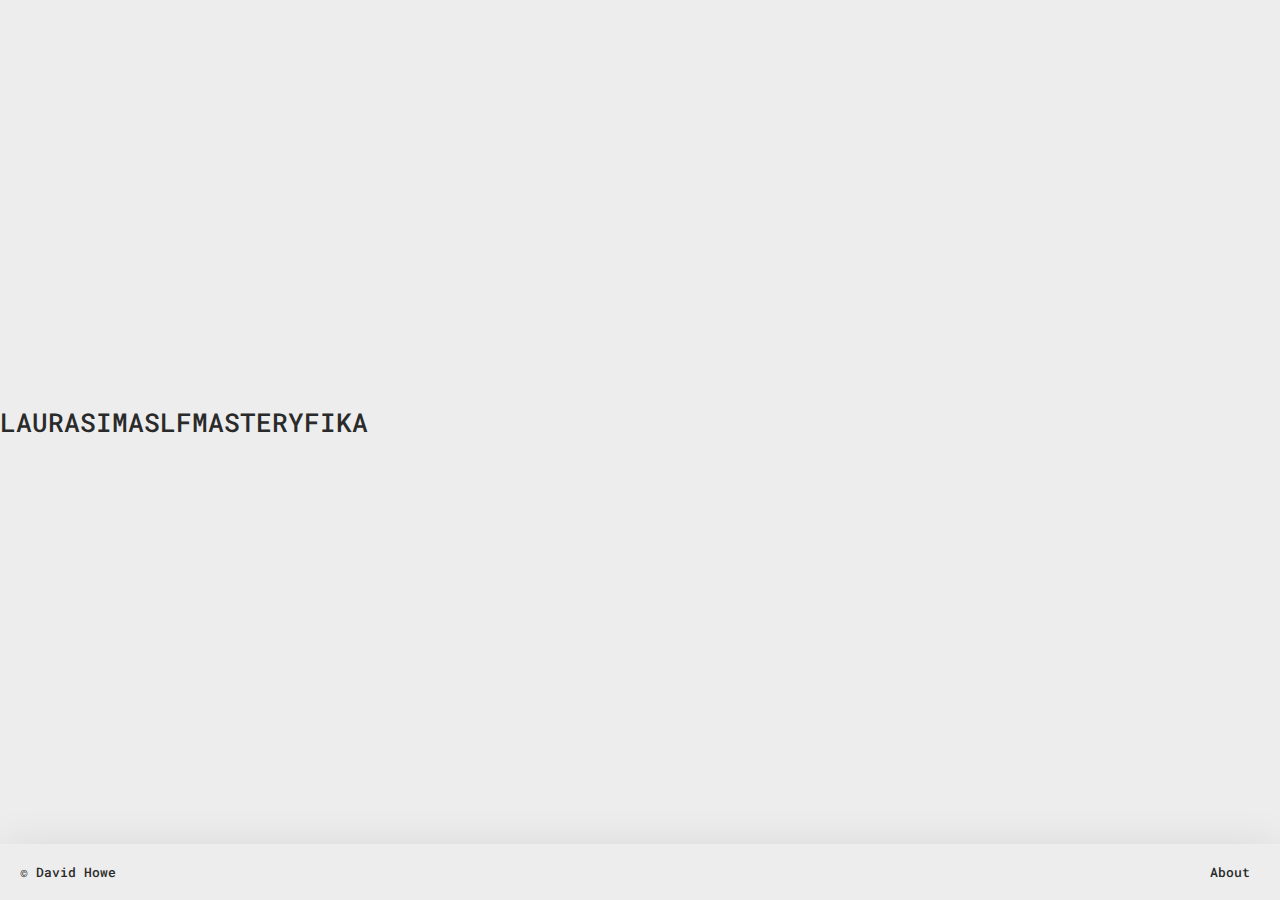
<file: index.html>
<!DOCTYPE html>
<html lang="en">
<head>
    <meta charset="UTF-8">
    <meta http-equiv="X-UA-Compatible" content="IE=edge">
    <meta name="viewport" content="width=device-width, initial-scale=1.0">
    <title>webdevport-index</title>
    <link rel="stylesheet" href="styles.css">
    <link href="https://fonts.googleapis.com/css2?family=Fjalla+One&family=Roboto+Mono:wght@100;300;400;500;700&display=swap" rel="stylesheet">
</head>

<body>

    <div class="header">
    </div>

    <div class="content-wrapper">
        <div class="middle-menu">
            <div class="menu-items">

                <div class="menu-item" id="laurasima">
                    <h1><a class="laurasima" href="laurasima.html">LAURASIMA</a></h1>
                </div>

                <div class="menu-item" id="slf-mastery">
                    <h1><a class="slf-mastery" href="slf-mastery.html">SLFMASTERY</a></h1>
                </div>

                <div class="menu-item" id="fika">
                    <h1><a class="fika" href="fika.html">FIKA</a></h1>
                </div>

            </div>
        </div>
    </div>

<footer>

    <div class="footer-wrapper">
        <div class="left-side">
            <h2>
                © David Howe
            </h2>
        </div>

        <div class="right-side">
            <h3><a id="about" href="about.html">About</a></h3>
        </div>

    </div>

</footer>

<script src="home.js"></script>

</body>

</html>
</file>
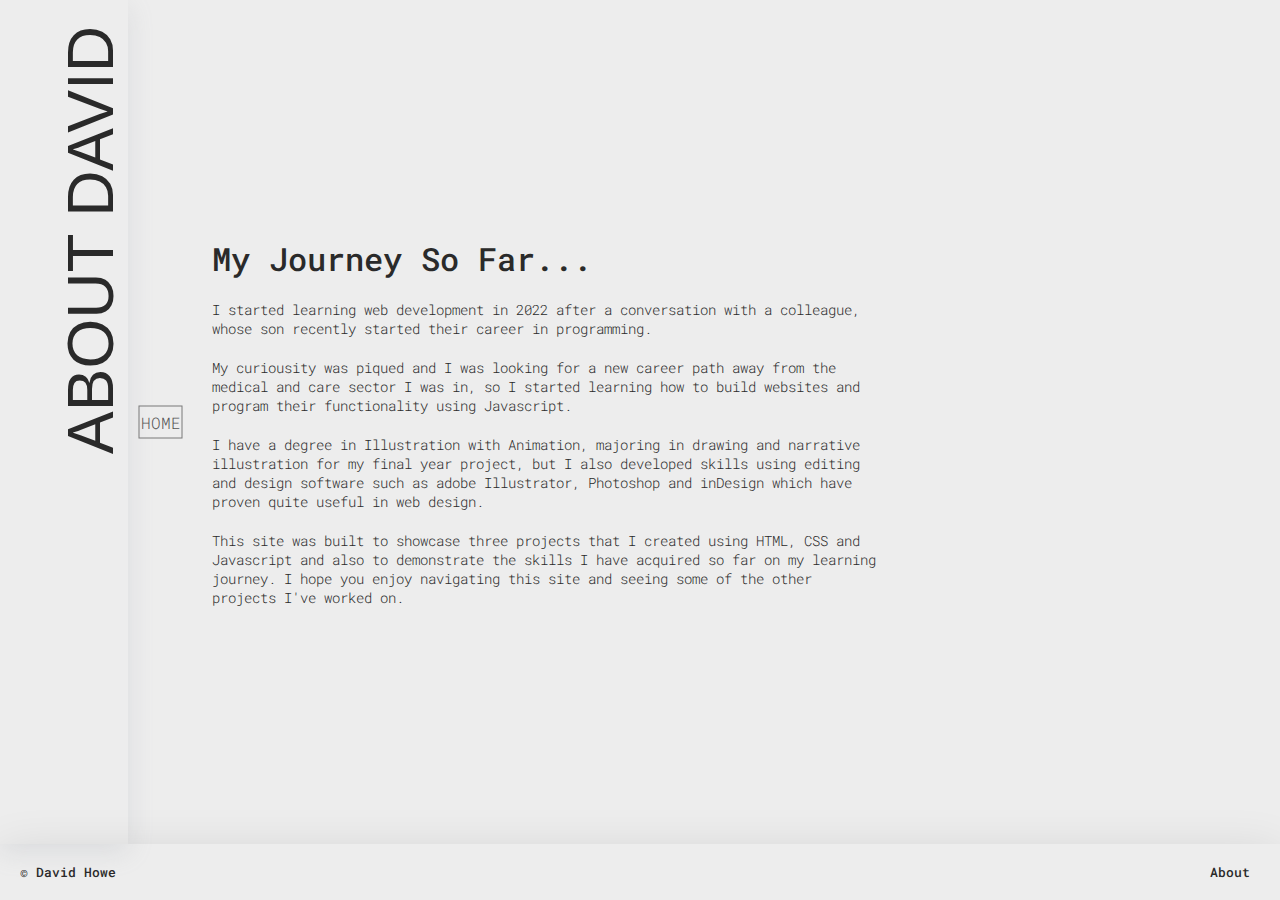
<file: about.html>
<!DOCTYPE html>
<html lang="en">
<head>
    <meta charset="UTF-8">
    <meta http-equiv="X-UA-Compatible" content="IE=edge">
    <meta name="viewport" content="width=device-width, initial-scale=1.0">
    <title>webdevport-about</title>
    <link rel="stylesheet" href="styles.css">
    <link rel="apple-touch-icon" sizes="180x180" href="/apple-touch-icon.png">
    <link rel="icon" type="image/png" sizes="32x32" href="/favicon-32x32.png">
    <link rel="icon" type="image/png" sizes="16x16" href="/favicon-16x16.png">
    <link rel="manifest" href="/site.webmanifest">
    <link href="https://fonts.googleapis.com/css2?family=Roboto+Mono:wght@100;300;400;500;700&display=swap" rel="stylesheet">
</head>

<body id="about">

    <div class="header">

    </div>

    <div class="content-wrapper-2">
        <div class="content-1">

            <div id="mobile-menu-full" class="mobile-menu-full">

                <div class="menu-title">
                    <h1>MENU</h1>
                    <h1 class="close-menu">&#x2715</h1>
                </div>

                <div class="mobile-menu-items">
                    <h3><a class="home" id="home" href="index.html">Home</a></h3>
                    <h3><a class="laurasima" href="laurasima.html">Laurasima</a></h3>
                    <h3><a class="slf-mastery" href="slf-mastery.html">Slf-Mastery</a></h3>
                    <h3><a class="fika" href="fika.html">FIKA</a></h3>
                </div>

            </div>

            <div class="mobile-title" id="element">
                <h1 class="title">ABOUT DAVID</h1>

                <div class="mobile-menu" id="element">
                    <span class="bar"></span>
                    <span class="bar"></span>
                    <span class="bar"></span>
                </div>
            </div>

            <div class="left-side-title" id="element">
                <h1 class="title">
                    ABOUT DAVID
                </h1>
            </div>
            
            <div class="button-container" id="close-page">
                <button class="back" id="element">
                   <a class="back-btn" href="index.html">HOME</a>
                </button>
            </div>

            <div class="text-container" id="element">
                <div class="text-body">
                    <h1>My Journey So Far...</h1>

                    <p> I started learning web development in 2022 after a conversation with a 
                        colleague, whose son recently started their career in programming. 
                    </p>
                        
                    <p> My curiousity was piqued
                        and I was looking for a new career path away from the medical and care sector I was in, so I 
                        started learning how to build websites and program their functionality using Javascript.
                    </p>

                    <p> I have a degree in Illustration with Animation, majoring in drawing and narrative
                        illustration for my final year project, but I also developed skills using editing 
                        and design software such as adobe Illustrator, Photoshop and inDesign which have proven 
                        quite useful in web design.
                    </p>

                    <p> This site was built to showcase three projects that I created using HTML, CSS and 
                        Javascript and also to demonstrate the skills I have acquired so far on my learning journey. 
                        I hope you enjoy navigating this site and seeing some of the other projects I've worked on.
                    </p>
                </div>
            </div>

        </div>
    </div>

    

<footer>

    <div class="footer-wrapper" id="element">
        <div class="left-side">
            <h2>
                © David Howe
            </h2>
        </div>

        <div class="right-side">
            <h3><a id="about" href="about.html">About</a></h3>
        </div>

    </div>

</footer>

<script src="about.js"></script>
<script src="mobile-menu.js"></script>



</body>

</html>
</file>
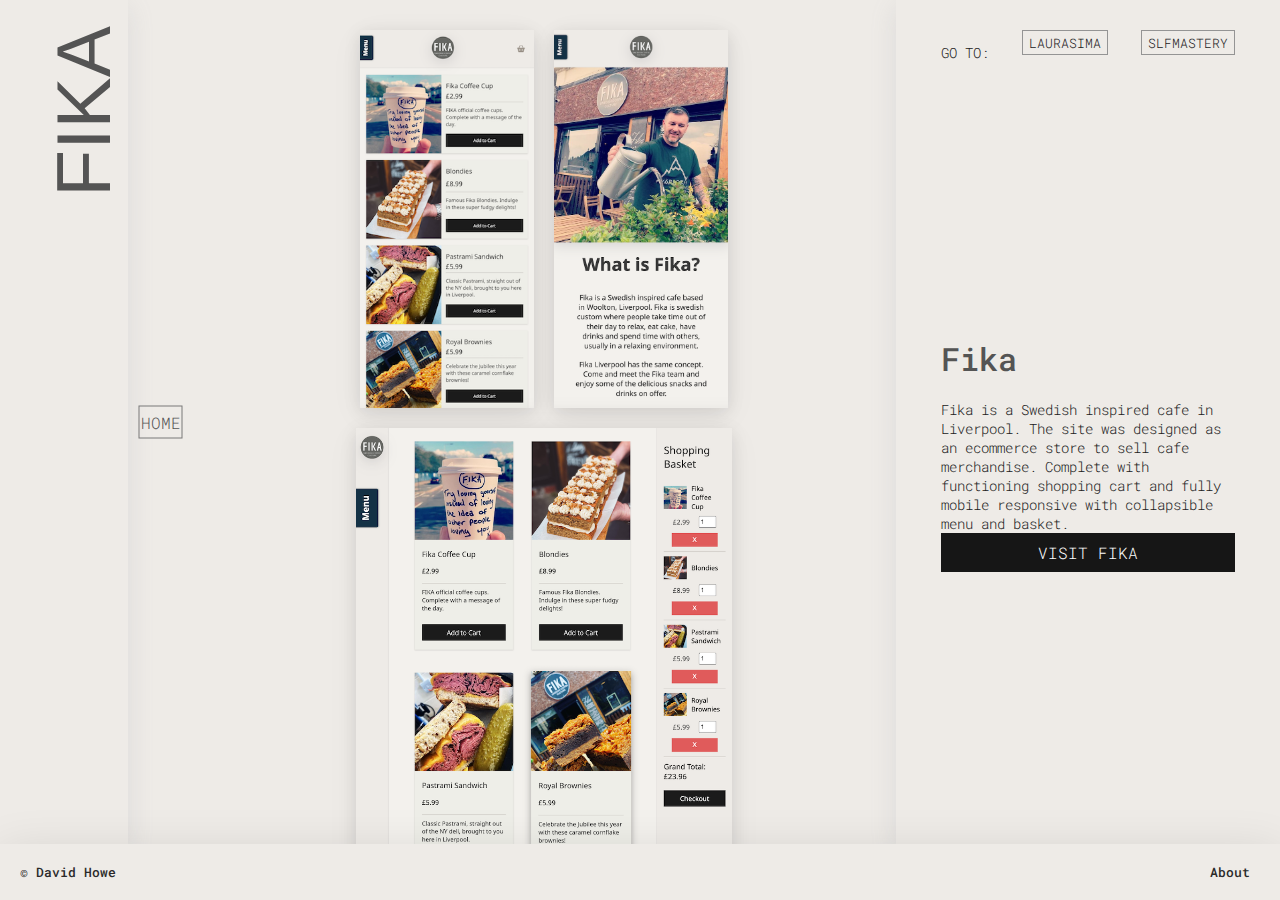
<file: fika.html>
<!DOCTYPE html>
<html lang="en">
<head>
    <meta charset="UTF-8">
    <meta http-equiv="X-UA-Compatible" content="IE=edge">
    <meta name="viewport" content="width=device-width, initial-scale=1.0">
    <title>webdevport-fika</title>
    <link rel="stylesheet" href="styles.css">
    <link rel="apple-touch-icon" sizes="180x180" href="/apple-touch-icon.png">
    <link rel="icon" type="image/png" sizes="32x32" href="/favicon-32x32.png">
    <link rel="icon" type="image/png" sizes="16x16" href="/favicon-16x16.png">
    <link rel="manifest" href="/site.webmanifest">
    <link href="https://fonts.googleapis.com/css2?family=Roboto+Mono:wght@100;300;400;500;700&display=swap" rel="stylesheet">
</head>

<body id="fika">

    <div id="fika" class="loading-screen">
        <span id="fika" class="loader" alt="loading..."></span>
    </div>

    <div class="header">
    </div>

    <div id="fika" class="content-wrapper-2">
        <div class="content-1">

            <div id="mobile-menu-full" class="mobile-menu-full">

                <div class="menu-title">
                    <h1>MENU</h1>
                    <h1 class="close-menu">&#x2715</h1>
                </div>

                <div class="mobile-menu-items">
                    <h3><a class="home" href="index.html">Home</a></h3>
                    <h3><a class="laurasima" href="laurasima.html">Laurasima</a></h3>
                    <h3><a class="slf-mastery" href="slf-mastery.html">Slf-Mastery</a></h3>
                    <h3><a class="fika" href="about.html">About</a></h3>
                </div>

            </div>

            <div class="mobile-title" id="element">
                <h1 class="title">
                    FIKA
                </h1>

                <div class="mobile-menu" id="element">
                    <span class="bar"></span>
                    <span class="bar"></span>
                    <span class="bar"></span>
                </div>
            </div>

            <div class="left-side-title" id="element">
                <h1 id="fika" class="title">
                    FIKA
                </h1>
            </div>
            
            <div class="button-container" id="close-page">
                <div class="scroll-alert" id="element">
                    <p>Scroll for more images</p>
                    <div class="arrow">
                        <div class="arrow-head"></div>
                        <div class="arrow-body"></div>
                    </div> 
                </div>

                <button class="back" id="element">
                   <a class="back-btn" href="index.html">HOME</a>
                </button>
                <p></p>
            </div>
            
            <div class="right-side-container" id="element">

                <div class="image-container" id="one">
                    <img src="pictures/FIKA/fika-3.jpeg" alt="Mobile merch page screenshot">
                    <img src="pictures/FIKA/fika-4.jpeg" alt="Mobile about page screenshot">
                    <img src="pictures/FIKA/fika-5.jpeg" alt="Tablet merch and cart page screenshot">
                    <img src="pictures/FIKA/fika-6.jpeg" alt="Desktop home page screenshot">
                </div>

            </div>

            <div class="text-container" id="element">

                <div class="page-menu">
                    <p>GO TO:</p>
                    <h3><a class="laurasima" href="laurasima.html">LAURASIMA</a></h3>
                    <h3><a class="slf-mastery" href="slf-mastery.html">SLFMASTERY</a></h3>
                    <p class="gallery">Click the images for gallery view</p>
                </div>

                <div class="text-body">
                    <div class="top-line">
                        <h1>Fika</h1>
                        
                        <div class="scroll-alert">
                            <p>Scroll for more images</p>

                            <div class="arrow">
                                <div class="arrow-head"></div>
                                <div class="arrow-body"></div>
                            </div> 
                        </div>

                    </div>
                    
                    <p>Fika is a Swedish inspired cafe in Liverpool. The site was designed as an ecommerce 
                        store to sell cafe merchandise. Complete with functioning shopping cart and fully 
                        mobile responsive with collapsible menu and basket.
                    </p>

                    <a class="visit-site" href="https://davidhowe1.github.io/fika.github.io/" target="_blank">VISIT FIKA</a> 
                </div>

                <div class="socials">
                </div>

            </div>

        </div>
    </div>

<footer>

    <div class="footer-wrapper" id="element">
        <div class="left-side">
            <h2>
                © David Howe
            </h2>
        </div>

        <div class="right-side">
            <h3><a id="about" href="about.html">About</a></h3>
        </div>

    </div>

</footer>

<script src="fika-portfolio.js"></script>
<script src="mobile-menu.js"></script>

</body>

</html>
</file>
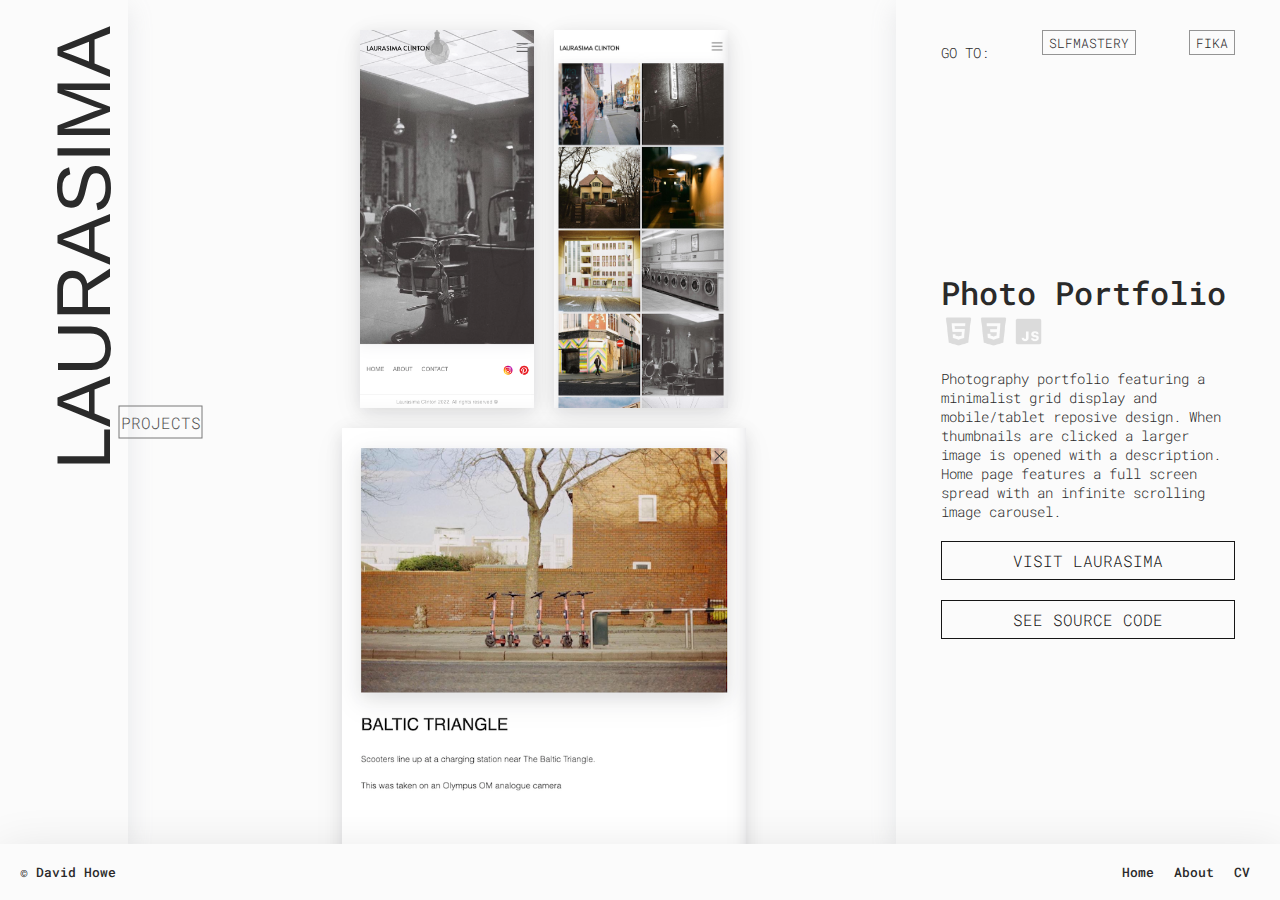
<file: laurasima.html>
<!DOCTYPE html>
<html lang="en">
<head>
    <meta charset="UTF-8">
    <meta http-equiv="X-UA-Compatible" content="IE=edge">
    <meta name="viewport" content="width=device-width, initial-scale=1.0">
    <title>David Howe | Front End Developer | Laurasima</title>
    <link rel="stylesheet" href="styles.css">
    <link rel="apple-touch-icon" sizes="180x180" href="/apple-touch-icon.png">
    <link rel="icon" type="image/png" sizes="32x32" href="favicon/favicon-32x32.png">
    <link rel="icon" type="image/png" sizes="16x16" href="favicon/favicon-16x16.png">
    <link rel="manifest" href="/site.webmanifest">
    <link href="https://fonts.googleapis.com/css2?family=Roboto+Mono:wght@100;300;400;500;700&display=swap" rel="stylesheet">
</head>

<body id="laurasima">

    <div id="laurasima" class="loading-screen">
        <span id="laurasima" class="loader" alt="loading..."></span>
    </div>

    <div class="header">
    </div>

    <div class="content-wrapper-2">
        <div class="content-1">

            <div id="mobile-menu-full" class="mobile-menu-full">

                <div class="menu-title">
                    <h1>MENU</h1>
                    <h1 class="close-menu">&#x2715</h1>
                </div>

                <div class="mobile-menu-items">
                    <h3><a class="home" href="projects.html">Projects</a></h3>
                    <h3><a class="slf-mastery" href="slf-mastery.html">Slf-Mastery</a></h3>
                    <h3><a class="fika" href="fika.html">FIKA</a></h3>
                    <h3><a class="about-link" href="about.html">About</a></h3>
                </div>

            </div>

            <div class="mobile-title" id="element">
                <h1 class="title">
                    LAURASIMA
                </h1>

                <div class="mobile-menu" id="element">
                    <span class="bar"></span>
                    <span class="bar"></span>
                    <span class="bar"></span>
                </div>
            </div>

            <div class="left-side-title" id="element">
                <h1 class="title">
                    LAURASIMA
                </h1>
            </div>
            
            <div class="button-container" id="close-page">
                <div class="scroll-alert" id="element">
                    <p>Scroll for more images</p>
                    <div class="arrow">
                        <div class="arrow-head"></div>
                        <div class="arrow-body"></div>
                    </div> 
                </div>

                <button class="back" id="element">
                    <a class="back-btn" href="projects.html">PROJECTS</a>
                </button>
                <p></p>
            </div>
            
            <div class="right-side-container" id="element">

                <div class="image-container" id="one" data-content="Click For Gallery View">
                    <img src="pictures/laurasima/laurasima-5.jpeg" alt="Mobile home page screenshot">
                    <img src="pictures/laurasima/laurasima-8.jpeg" alt="Mobile portfolio page screenshot">
                    <img src="pictures/laurasima/laurasima-4.jpeg" alt="Tablet portfolio overlay screenshot">
                    <img src="pictures/laurasima/laurasima.jpeg" alt="Desktop home page screenshot">
                </div>

            </div>

            <div class="text-container" id="element">

                <div class="page-menu">
                    <p>GO TO:</p>
                    <h3><a class="slf-mastery" href="slf-mastery.html">SLFMASTERY</a></h3>
                    <h3><a class="fika" href="fika.html">FIKA</a></h3>
                    <p class="gallery">Click the images for gallery view</p>
                </div>

                <div class="text-body">
                    <div class="top-line">
                        <h1>Photo Portfolio</h1>
                        
                        <div class="scroll-alert" id="element">
                            <p>Scroll for more images</p>

                            <div class="arrow">
                                <div class="arrow-head"></div>
                                <div class="arrow-body"></div>
                            </div> 
                        </div>

                    </div>

                    <div class="technology-logos">
                        <img src="icons/icons8-html-5-30.png" alt="html5-logo">
                        <img src="icons/icons8-css3-30.png" alt="css3-logo">
                        <img src="icons/icons8-javascript-30.png" alt="js-logo">
                    </div>
                    
                    <p> Photography portfolio featuring a minimalist grid display and mobile/tablet reposive design.
                        When thumbnails are clicked a larger image is opened with a description. Home page
                        features a full screen spread with an infinite scrolling image carousel.
                    </p>

                    <div class="portfolio-button-container">
                        <a class="visit-site" href="https://davidhowe1.github.io/laurasima.github.io/" target="_blank">VISIT LAURASIMA</a> 
                        <a class="visit-site" href="https://github.com/davidhowe1/laurasima.github.io" target="_blank">SEE SOURCE CODE</a> 
                    </div>

                </div>

                <div class="socials">  
                </div>
            </div>
        </div>
    </div>

<footer>

    <div class="footer-wrapper" id="element">
        <div class="left-side">
            <h2>
                © David Howe
            </h2>
        </div>

        <div class="right-side">
            <h3><a id="home-link" href="index.html">Home</a></h3>
            <h3><a id="about" href="about.html">About</a></h3>
            <h3><a id="cv-link" href="https://drive.google.com/file/d/1EpLGNJVymF-tW0engZirwWBzY3N5KCKC/view?usp=sharing">CV</a></h3>
        </div>

    </div>

</footer>

<script src="laurasima-portolio.js"></script>
<script src="mobile-menu.js"></script>

</body>

</html>
</file>
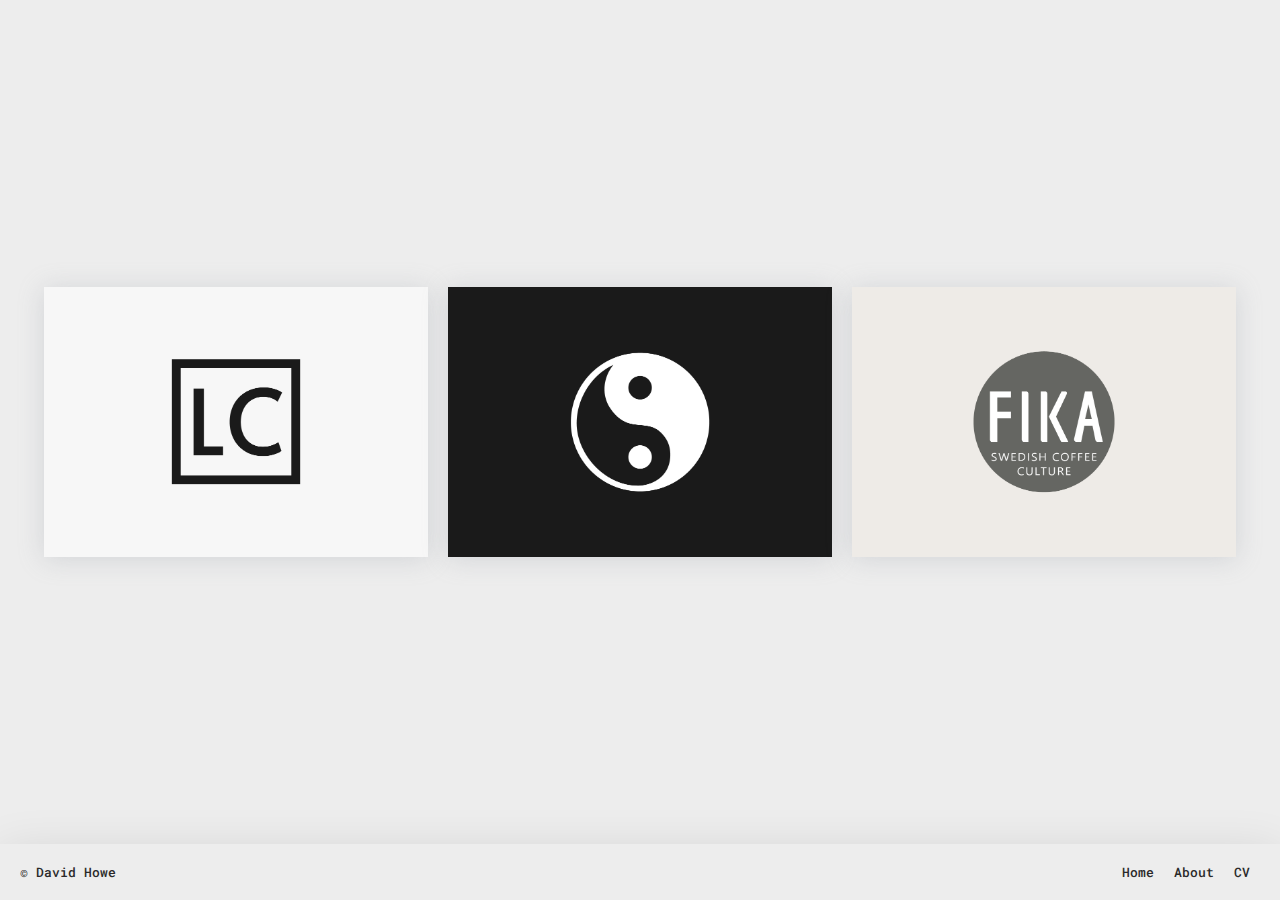
<file: projects.html>
<!DOCTYPE html>
<html lang="en">
<head>
    <meta charset="UTF-8">
    <meta http-equiv="X-UA-Compatible" content="IE=edge">
    <meta name="viewport" content="width=device-width, initial-scale=1.0">
    <title>David Howe | Front End Developer | Projects</title>
    <link rel="stylesheet" href="styles.css">
    <link rel="apple-touch-icon" sizes="180x180" href="/apple-touch-icon.png">
    <link rel="icon" type="image/png" sizes="32x32" href="favicon/favicon-32x32.png">
    <link rel="icon" type="image/png" sizes="16x16" href="favicon/favicon-16x16.png">
    <link rel="manifest" href="/site.webmanifest">
    <link href="https://fonts.googleapis.com/css2?family=Fjalla+One&family=Roboto+Mono:wght@100;300;400;500;700&display=swap" rel="stylesheet">
</head>

<body>

    <div id="laurasima" class="loading-screen">
        <span id="laurasima" class="loader" alt="loading..."></span>
    </div>

    <div class="content-wrapper">
            <div class="portfolio-preview-images">
                
                <a class="laurasima" href="laurasima.html">
                    <div id="laurasima" class="portfolio-preview-image-container">
                        <img src="pictures/portfolio-previews/laurasima-preview-image.png" alt="">
                        <div class="preview-text-container">
                            <h1>Laurasima</h2>
                            <p>Photography Portfolio</p>
                        </div>
                    </div>
                </a>

                <a class="slf-mastery" href="slf-mastery.html">
                    <div id="slf-mastery" class="portfolio-preview-image-container">
                        <img src="pictures/portfolio-previews/slf-mastery-preview-image.png" alt="">
                        <div class="preview-text-container">
                            <h1>Slf-Mastery</h1>
                            <p>Coaching website</p>
                        </div>
                    </div>
                </a>

                <a class="fika" href="fika.html">
                    <div id="fika" class="portfolio-preview-image-container">
                        <img src="pictures/portfolio-previews/fika-preview-image.png" alt="">
                        <div class="preview-text-container">
                            <h1>FIKA</h1>
                            <p>eCommerce Store</p>
                        </div>
                    </div>
                </a>
                
            </div>
    </div>

<footer>

    <div class="footer-wrapper">
        <div class="left-side">
            <h2>
                © David Howe
            </h2>
        </div>

        <div class="right-side">
            <h3><a id="home" href="index.html">Home</a></h3>
            <h3><a id="about" href="about.html">About</a></h3>
            <h3><a id="cv-link" href="https://drive.google.com/file/d/1EpLGNJVymF-tW0engZirwWBzY3N5KCKC/view?usp=sharing">CV</a></h3>
        </div>

    </div>

</footer>

<script src="projects.js"></script>

</body>

</html>
</file>
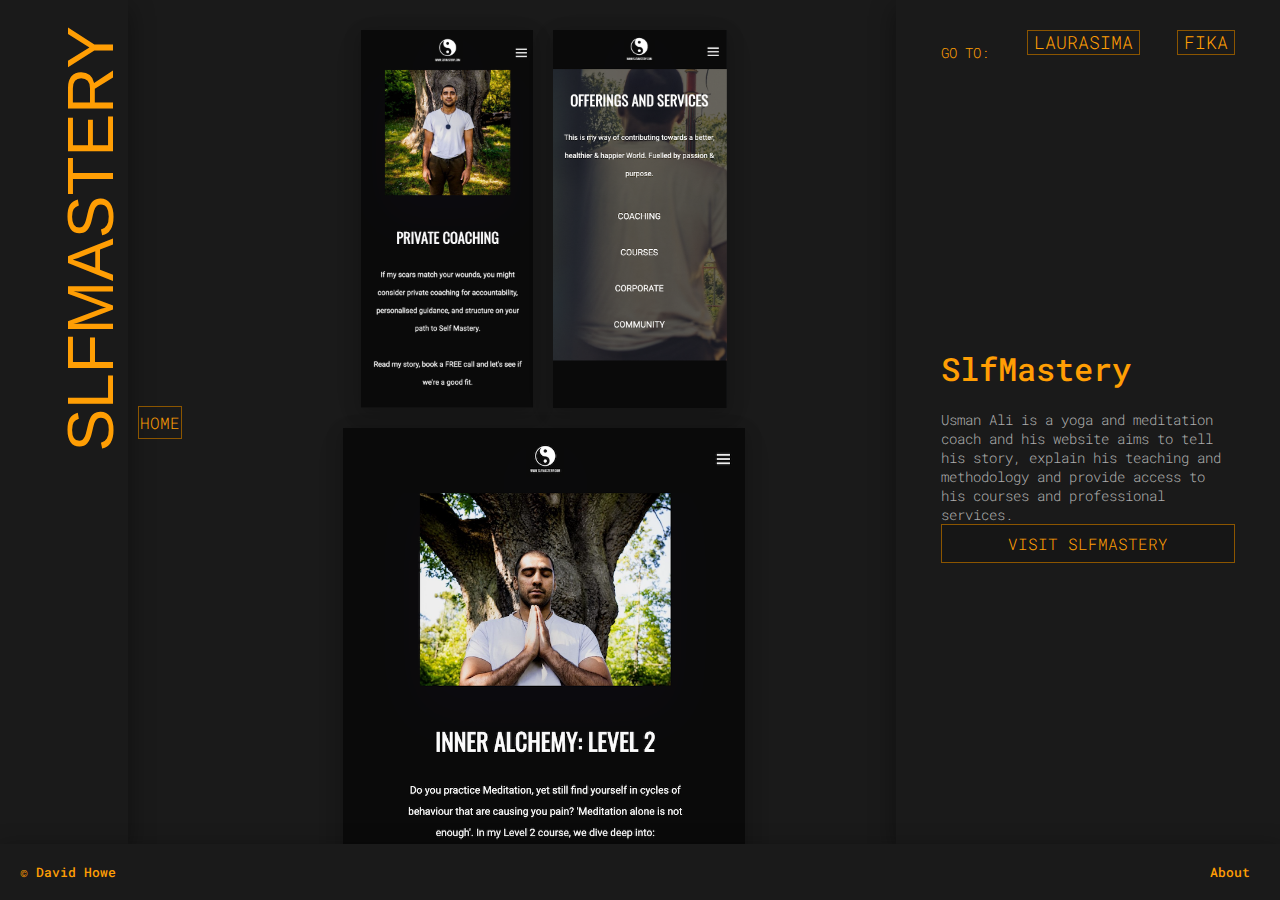
<file: slf-mastery.html>
<!DOCTYPE html>
<html lang="en">
<head>
    <meta charset="UTF-8">
    <meta http-equiv="X-UA-Compatible" content="IE=edge">
    <meta name="viewport" content="width=device-width, initial-scale=1.0">
    <title>webdevport-slf-mastery</title>
    <link rel="stylesheet" href="styles.css">
    <link rel="apple-touch-icon" sizes="180x180" href="/apple-touch-icon.png">
    <link rel="icon" type="image/png" sizes="32x32" href="/favicon-32x32.png">
    <link rel="icon" type="image/png" sizes="16x16" href="/favicon-16x16.png">
    <link rel="manifest" href="/site.webmanifest">
    <link href="https://fonts.googleapis.com/css2?family=Roboto+Mono:wght@100;300;400;500;700&display=swap" rel="stylesheet">
</head>

<body id="slf-mastery">

    <div id="slf-mastery" class="loading-screen">
        <span id="slf-mastery" class="loader" alt="loading..."></span>
    </div>

    <div class="header">
    </div>

    <div id="slf-mastery" class="content-wrapper-2">
        <div class="content-1">

            <div id="mobile-menu-full" class="mobile-menu-full">

                <div class="menu-title">
                    <h1>MENU</h1>
                    <h1 class="close-menu">&#x2715</h1>
                </div>

                <div class="mobile-menu-items">
                    <h3><a class="home" href="index.html">Home</a></h3>
                    <h3><a class="laurasima" href="laurasima.html">Laurasima</a></h3>
                    <h3><a class="fika" href="fika.html">FIKA</a></h3>
                    <h3><a class="fika" href="about.html">About</a></h3>
                </div>

            </div>

            <div class="mobile-title" id="element">
                <h1 class="title">
                    SLFMASTERY
                </h1>

                <div class="mobile-menu" id="element">
                    <span class="bar"></span>
                    <span class="bar"></span>
                    <span class="bar"></span>
                </div>
            </div>

            <div class="left-side-title" id="element">
                <h1 id="slf-mastery" class="title">
                    SLFMASTERY
                </h1>
            </div>
            
            <div class="button-container" id="close-page">
                <div class="scroll-alert" id="element">
                    <p>Scroll for more images</p>
                    <div class="arrow">
                        <div class="arrow-head"></div>
                        <div class="arrow-body"></div>
                    </div> 
                </div>                
                
                <button class="back" id="element">
                   <a class="back-btn" href="index.html">HOME</a>
                </button>
                <p></p>
            </div>
            
            <div class="right-side-container" id="element">
                <div class="image-container" id="one">
                    <img src="pictures/slf-mastery/usman-3.jpeg" alt="Mobile private coaching page screenshot">
                    <img src="pictures/slf-mastery/usman-5.jpeg" alt="Mobile offers and services page screenshot">
                    <img src="pictures/slf-mastery/usman-4.jpeg" alt="Tablet courses page screenshot">
                    <img src="pictures/slf-mastery/usman-6.jpeg" alt="Desktop landing page two collumn section screenshot">
                </div>

            </div>

            <div class="text-container" id="element">

                <div class="page-menu">
                    <p>GO TO:</p>
                    <h3><a class="laurasima" href="laurasima.html">LAURASIMA</a></h3>
                    <h3><a class="fika" href="fika.html">FIKA</a></h3>
                    <p class="gallery">Click the images for gallery view</p>
                </div>

                <div class="text-body">
                    <div class="top-line">
                        <h1>SlfMastery</h1>
                        
                        <div class="scroll-alert">
                            <p>Scroll for more images</p>

                            <div class="arrow">
                                <div class="arrow-head"></div>
                                <div class="arrow-body"></div>
                            </div> 
                        </div>

                    </div>

                    <p> Usman Ali is a yoga and meditation coach and his website aims
                        to tell his story, explain his teaching and methodology and provide
                        access to his courses and professional services.
                    </p>

                    <a class="visit-site" href="https://davidhowe1.github.io/slfmastery.github.io/" target="_blank">VISIT SLFMASTERY</a>
                </div>

                <div class="socials">
                </div>

            </div>

        </div>
    </div>

<footer>

    <div class="footer-wrapper" id="element">
        <div class="left-side">
            <h2>
                © David Howe
            </h2>
        </div>

        <div class="right-side">
            <h3><a class="fika" href="about.html">About</a></h3>
        </div>

    </div>

</footer>

<script src="slf-mastery-portfolio.js"></script>
<script src="mobile-menu.js"></script>

</body>

</html>
</file>
<file: styles.css>
/* Main Index Styles */

html {
    display: flex;
    justify-content: center;
    align-items: center;
    padding: 0px;
    width: 100%;
    height: 100%;
    box-sizing: border-box;
    overflow: hidden;
}

body {
    display: flex;
    flex-direction: column;
    height: 100%;
    width: 100%;
    background-color: #ededed;
    margin: 0px;
    padding: 0px;
    overflow-y: scroll;
    overflow-x: hidden;
    scrollbar-width: thin;
    scrollbar-color: rgb(26, 26, 26);
}

body.animated-laurasima {
    background-color: #fbfbfb;
    animation: fadeBackgroundLaurasima 0.8s ease-in-out;
}

body.animated-slf-mastery {
    background-color: #1a1a1a;
    animation: fadeBackgroundBlack 0.8s ease-in-out;
}

body.animated-fika {
    background-color: #eeebe7;
    animation: fadeBackgroundFika 0.8s ease-in-out;
}

body.home {
    background-color: #1a1a1a;
}

body.home.animated-home {
    background-color: #ededed;
    animation: fadeBackgroundWhite 0.5s ease-in-out;
}

.content-wrapper {
    width: 100%;
    height: 100%;
    margin: 0px;
    display: flex;
    flex-direction: column;
    justify-content: center;
    opacity: 1;
    animation: fadeInAnimation ease-in-out 1s;
}

.hero-content-wrapper {
    display: flex;
    flex-direction: column;
    justify-content: center;
    width: 100%;
    height: 100%;
    padding-left: 100px;
    box-sizing: border-box;
}

span.hero-text {
    opacity: 1;
    width: 1000px;
    animation: heroTextFadeIn ease-in-out 1.5s;
}

span.hero-text.hide {
    opacity: 0;
    width: 1000px;
    animation: heroTextFadeOut ease-out 0.45s;
}

@keyframes heroTextFadeIn {

    0% {
        transform: translateY(40px);
        opacity: 0%;
    }

    100% {
        transform: translateY(0px);
        opacity: 100%;
    }
}

@keyframes heroTextFadeOut {

    0% {
        transform: translateY(0px);
        opacity: 100%;
    }

    100% {
        transform: translateY(-65px);
        opacity: 0%;
    }
}

#nav-buttons.home-button-container {
    display: flex;
    opacity: 0;
    margin: 50px 0px 0px 0px;
}

#nav-buttons.home-button-container.loaded {
    opacity: 1;
    transition: all ease-out 1.5s;
    margin: 50px 0px 0px 0px;
}

#nav-buttons.home-button-container.loaded.hide {
    opacity: 0%;
    transition: all ease-in-out 0.35s;
    margin: 50px 0px 0px 0px;
    animation: heroTextFadeOut 0.45s ease-out;
}

img#download-icon {
    width: 23px;
    height: 23px;
    background-color: none;
    margin: 0px 4px 0px 0px;
}

a.nav-button {
    display: flex;
    flex-direction: row;
    align-items: center;
    font-weight: 300;
    font-size: 1.1rem;
    color: #eeebe7;
    background-color: transparent;
    padding: 8px 13px;
    margin: 0px 20px 0px 0px;
    border: #e57676 solid 1px;
}

a.nav-button:hover {
    display: flex;
    flex-direction: row;
    font-weight: 500;
    font-size: 1.1rem;
    background-color: #e57676;
    color: #eeebe7;
    padding: 8px 13px;
    margin: 0px 20px 0px 0px;
    border: #e57676 solid 1px;
}

.menu-items {
    display: flex;
    width: 100%;
    flex-direction: row;
    transition: ease-in-out 0.5s;
}

.portfolio-preview-images {
    display: flex;
    flex-direction: row;
    justify-content: center;
}

.portfolio-preview-image-container {
    display: flex;
    opacity: 100%;
    flex-direction: column;
    justify-content: flex-end;
    align-items: center;
    margin: 10px;
    height: 30vh;
    width: 30vw;
    background-position: center;
    background-repeat: no-repeat;
    background-size: cover;
    box-shadow: rgba(149, 157, 165, 0.3) 0px 2px 24px;
    transition: all ease-in-out 0.3s;
}

.portfolio-preview-image-container.hide {
    opacity: 0%;
}

.preview-text-container {
    display: flex;
    width: 100%;
    flex-direction: row;
    justify-content: space-between;
    align-items: baseline;
    background-color: #fbfbfb;
    opacity: 0%;
    box-shadow: rgba(149, 157, 165, 0.3) 0px 2px 24px;
    transition: all ease-in-out 0.3s;
}

.preview-text-container h1 {
    font-size: 1rem;
    margin: 18px;
}

.preview-text-container p {
    margin: 18px;
}

.portfolio-preview-image-container:hover .preview-text-container {
    opacity: 100%;
    transition: all ease-in-out 0.3s;
    -webkit-transition: all ease-in 0.3s;
}

.portfolio-preview-image-container:hover {
    transition: all ease-in-out 0.3s;
    -webkit-transition: all ease-out 0.3s;
}

.portfolio-preview-image-container {
    display: flex;
    position: relative;
    flex-direction: column;
    overflow: hidden;
    justify-content: center;
}

.portfolio-preview-image-container img {
    display: flex;
    object-fit: cover;
    object-position: center;
    object-fit:cover;
    box-shadow: none;
    opacity: 100%;
    transition: all ease-in-out 0.4s;
    -webkit-transition: all ease-out 0.4s;
    position: absolute;
}

.portfolio-preview-image-container .preview-text-container {
    position: absolute;
    bottom: 0px;
}

.portfolio-preview-image-container img:hover {
    opacity: 0%;
    transition: all ease-in-out 0.4s;
    -webkit-transition: all ease-out 0.4s;
}

#laurasima.portfolio-preview-image-container {
    background-image: url(pictures/portfolio-previews/hover-images/laurasima-preview-image.png);
}

#slf-mastery.portfolio-preview-image-container {
    background-image: url(pictures/portfolio-previews/hover-images/usman-1.png);
}

#fika.portfolio-preview-image-container {
    background-image: url(pictures/portfolio-previews/hover-images/fika-6.png);
}

.mobile-title {
    display: none;
}

.mobile-menu-full {
    display: none;
}

span.bar {
    height: 1px;
    width: 20px;
    background-color: #202020;
}

/* Menu Item Hover */

.menu-item {
    padding: 20px 0px;
}

.menu-item:hover > h1 {
    cursor: pointer;
    color: #949494;
    transition: ease-in-out 0.5s;
}

/* Font and Text Styles */

a {
    font-size: 1.6rem;
    text-decoration: none;
    font-weight: 500;
}

h1 a:hover {
    transition: all ease-in-out 0.2s;
    color: #787878;
}

* {
    font-family: 'Roboto Mono', monospace;
    color: #2a2a2a;
    font-weight: 300;
    margin: 0px;
}

h1 {
    font-size: 1.6rem;
    font-weight: 500;
}

h2 {
    font-size: 0.8rem;
    font-weight: 500;
}

h3 {
    font-size: 1.5rem;
    margin: 10px 0px 10px 0px;
}

p {
    font-size: 0.9rem;
    margin: 20px 0px 0px 0px;
}

.hero-text {
    display: flex;
    flex-direction: row;
}

span.hero-text h1 {
    color: #aeaeae;
    font-weight: 300;
    font-size: 3.5rem; 
}

span.hero-alt-font {
    font-family: 'Montserrat', sans-serif;
    color: #e57676;
    font-weight: 500;
    font-style: italic;
    font-size: 4rem;
}

/* Laurasima Styles */

#laurasima.loading-screen {
    display: flex;
    position: absolute;
    justify-content: center;
    align-items: center;
    top: 0;
    left: 0;
    width: 100%;
    height: 100%;
    z-index: 900;
    opacity: 1;
    background-color: #fbfbfb;
}

#laurasima.loading-screen.hidden {
    display: flex;
    position: absolute;
    justify-content: center;
    align-items: center;
    top: 0;
    left: 0;
    width: 100%;
    height: 100%;
    z-index: -900;
    opacity: 0;
    background-color: transparent;
    transition: ease-in all 0.3s;
}

#laurasima.loader {
    width: 48px;
    height: 48px;
    border: 2px solid #161616;
    border-bottom-color: transparent;
    border-radius: 50%;
    display: inline-block;
    box-sizing: border-box;
    animation: rotation 1s linear infinite;
}

@keyframes rotation {

0% {
    transform: rotate(0deg);
}
100% {
    transform: rotate(360deg);
}

} 

body#laurasima {
    background-color: #fbfbfb;
    animation: fadeInAnimation ease 2s;
}

body#laurasima.animated-laurasima {
    background-color: #ededed;
    animation: fadeBackgroundLaurasimaBack ease 0.8s;
}

/* Animations Styles and Keyframes */

@keyframes fadeInAnimation {
    0% {
        opacity: 0;
    }

    100% {
        opacity: 1;
    }
}

@keyframes fadeOutAnimation {
    0% {
        opacity: 1;
    }

    100% {
        opacity: 0;
    }
}

/* Laurasima Background fade animations */

@keyframes fadeBackgroundLaurasima {
    
    0% {
        background-color: #ededed;
    }

    100% {
        background-color: #fbfbfb;
    }
}

@keyframes fadeBackgroundLaurasimaBack {
    
    0% {
        background-color: #fbfbfb;
    }

    100% {
        background-color: #ededed;
    }
}

@keyframes fadeBackgroundLaur-Slf {
    
    0% {
        background-color: #fbfbfb;
    }

    100% {
        background-color: #1a1a1a;
    }
}

@keyframes fadeBackgroundLaur-Fika {
    
    0% {
        background-color: #fbfbfb;
    }

    100% {
        background-color: #eeebe7;
    }
}


/* Slf-Mastery Background fade animations */

@keyframes fadeBackgroundBlack {
    
    0% {
        background-color: #ededed;
    }

    100% {
        background-color: #1a1a1a;
    }
}

@keyframes fadeBackgroundWhite {
    
    0% {
        background-color: #1a1a1a;
    }

    100% {
        background-color: #ededed;
    }
}

@keyframes fadeBackgroundSlf-Laur {
    
    0% {
        background-color: #1a1a1a;
    }

    100% {
        background-color: #fbfbfb;
    }
}

@keyframes fadeBackgroundSlf-Fika {
    
    0% {
        background-color: #1a1a1a;
    }

    100% {
        background-color: #eeebe7;
    }
}

/* FIKA Background fade animations */

@keyframes fadeBackgroundFika {
    
    0% {
        background-color: #ededed;
    }

    100% {
        background-color: #eeebe7;
    }
}

@keyframes fadeBackgroundFikaBack {
    
    0% {
        background-color: #eeebe7;
    }

    100% {
        background-color: #ededed;
    }
}

@keyframes fadeBackgroundFika-Slf {
    
    0% {
        background-color: #eeebe7;
    }

    100% {
        background-color: #1a1a1a;
    }
}

@keyframes fadeBackgroundFika-Laur {
    
    0% {
        background-color: #eeebe7;
    }

    100% {
        background-color: #fbfbfb;
    }
}

/* Animation styles for background changes (Page Menus) */

body#laurasima.animated-laurasima.animated-slf-mastery {
    background-color: #1a1a1a;
    animation: fadeBackgroundBlack ease-in-out 0.65s;
}

body#laurasima.animated-laurasima.animated-fika {
    background-color: #eeebe7;
    animation: fadeBackgroundLaur-Fika ease-in-out 0.65s;
}

body#slf-mastery.animated.animated-laurasima {
    background-color: #fbfbfb;
    animation: fadeBackgroundSlf-Laur ease-in-out 0.65s;
}

body#slf-mastery.animated.animated-fika {
    background-color: #eeebe7;
    animation: fadeBackgroundSlf-Fika ease-in-out 0.65s;
}

body#fika.animated-fika.animated-laurasima {
    background-color: #fbfbfb;
    animation: fadeBackgroundFika-Laur ease-in-out 0.65s;
}

body#fika.animated-fika.animated-slf-mastery {
    background-color: #1a1a1a;
    animation: fadeBackgroundFika-Slf ease-in-out 0.65s;
}

/* About page animated styles */

body#about.animated-fika {
    background-color: #eeebe7;
    animation: fadeBackgroundFika ease-in-out 0.8s;
}

body#about.animated-laurasima {
    background-color: #fbfbfb;
    animation: fadeBackgroundLaurasima 0.8s ease-in-out;
}

body#about.animated-slf-mastery {
    background-color: #1a1a1a;
    animation: fadeBackgroundBlack ease-in-out 0.8s;
}

/* End of Animations and Keyframes */

.content-wrapper-2 {
    display: flex;
    height: 100%;
}

.content-1 {
    width: 100%;
    height: 100%;
    display: grid;
    grid-template-columns: 10% 3% 55% 1fr;
    align-items: center;
    justify-content: center;
    background-color: transparent;
}

.left-side-title {
    display: flex;
    justify-content: flex-end;
    align-items: flex-start;
    box-shadow: rgba(149, 157, 165, 0.2) 0px 8px 24px;
    height: 100%;
    width: 100%;
    transition: ease-in-out 0.5s;
}

.left-side-title > h1.title {
    font-size: 6vw;
    margin-top: 2vw;
    font-family: 'Fjalla One', sans-serif;
    transform: rotate(-180deg);
    writing-mode: vertical-rl;
    text-align: center;
}

.right-side-container {
    display: flex;
    flex-direction: column;
    justify-content: flex-start;
    height: 100%;
    padding: 20px 0px 30px 0px;
    box-sizing: border-box;
    overflow-y: scroll;
    transition: ease-in-out 0.5s;
    opacity: 1;
    scrollbar-width: thin;
    scrollbar-color: rgb(49, 49, 49);
}

.right-side-container::-webkit-scrollbar {
    display: none;
}

@keyframes imageContainerFadeIn {
    0% {
        opacity: 0;
    }

    100% {
        opacity: 80%;
    }
}

@keyframes imageContainerFadeOut {
    0% {
        opacity: 80%;
    }

    100% {
        opacity: 0;
    }
}

#one.image-container {
    display: flex;
    flex-wrap: wrap;
    justify-content: center;
    min-height: 80vh;
    margin: 0px 0px 25px 0px;
    opacity: 1;
    cursor: zoom-in;
}

#one.image-container::before {
    position: absolute;
    display: flex;
    height: 100vh;
    width: 55vw;
    top: 0vh;
    left: 13vw;
    background: rgba(26, 26, 26, 0);
    content: '';
    transition: all ease-in-out 0.15s;
    cursor: zoom-in;
}

#one.image-container:hover::before {
    background: rgba(26, 26, 26, 0.9);
    transition: all ease-in-out 0.15s;
}

#one.image-container:hover::after {
    content: 'Click Here for Gallery View';
    position: absolute;
    top: 6.6vh;
    left: 16vw;
    color: #fbfbfb;
    font-size: 2rem;
    font-weight: 300;
    overflow: hidden;
    animation: imageContainerFadeIn 0.15s;
}

#one.image-container :nth-child(3) {
    margin: 10px;
}

.image-container {
    display: flex;
    flex-direction: row;
    max-height: 40vh;
    margin: 10px 0px;
}

img {
    object-fit: contain;
    margin: 10px;
    height: 42vh;
    box-shadow: rgba(17, 17, 26, 0.1) 0px 4px 16px, rgba(17, 17, 26, 0.05) 0px 8px 32px;
}

.button-container {
    display: flex;
    flex-direction: row;
    height: 100%;
    justify-content: center;
    align-items: center;
    writing-mode: vertical-rl;
    background-color: transparent;
}

body#laurasima .visit-site {
    padding: 8px;
    text-align: center;
    border: #161616 0.5px solid;
    font-size: 1rem;
    font-weight: 300;
    color: #161616;
    background-color: #fbfbfb;
    transition: all ease-in-out 0.2s;
}

body#laurasima .visit-site:hover {
    padding: 8px;
    text-align: center;
    border: #161616 0.5px solid;
    font-size: 1rem;
    font-weight: 300;
    background-color: #161616;
    color: #fbfbfb;
    transition: all ease-in-out 0.2s;
}

.button-container p {
    transform: rotate(180deg);
    font-size: 0.6rem;
    display: none;
}

button.back {
    opacity: 1;
    border: none;
    background-color: transparent;
    cursor: pointer;
    transform: rotate(-90deg);
    -moz-transform: rotate(180deg);
}

a.back-btn {
    color: #545454;
    background-color: transparent;
    border: 0.5px solid #787878;
    font-size: 1rem;
    padding: 1px 5px;
    font-weight: 300;
    text-decoration: none;
    transition: all ease 0.2s;
}

a.back-btn:hover {
    background-color: #202020;
    border: 0.5px solid #202020;
    color: #eeebe7;
    padding: 1px 5px;
    transition: all ease 0.2s;
}

@supports (-moz-appearance:none) {
    a.back-btn {
        padding: 5px 3px;
    }
    
    a.back-btn:hover {
        padding: 5px 3px;
    }
}

.text-container {
    display: flex;
    flex-direction: column;
    justify-content: space-between;
    height: 100%;
    padding: 0px 45px 0px 45px;
    box-shadow: rgba(149, 157, 165, 0.2) 0px 8px 24px;
}

.technology-logos {
    display: flex;
    flex-direction: row;
    justify-content: flex-start;
    margin: 0px 0px 0px 0px;
    align-items: center;
}

.technology-logos img {
    height: 35px;
    width: 35px;
    margin: 0px 0px;
    box-shadow: none;
}

.portfolio-button-container {
    display: flex;
    flex-direction: column;
    margin: 20px 0px 0px 0px;
}

.portfolio-button-container :nth-child(1) {
    margin: 0px 0px 20px 0px;
}

#about .text-container {
    display: flex;
    flex-direction: column;
    justify-content: center;
}

.page-menu {
    display: flex;
    flex-direction: row;
    justify-content: space-between;
    width: 100%;
    margin: 20px 0px 0px 0px;
}

.page-menu p.gallery {
    display: none;
}

.page-menu h3 {
    display: flex;
    flex-direction: column;
    justify-content: center;
}

.page-menu h3 a {
    display: flex;
    background-color: transparent;
    align-items: center;
    font-size: 1.1rem;
    padding: 4px 6px;
    font-weight: 300;
    transition: all ease-in-out 0.2s;
    border: solid 0.5px #949494;
}

.page-menu h3 a:hover {
    background-color: #202020;
    color: #eeebe7;
    transition: all ease-in-out 0.2s;
    cursor: pointer;
}

.text-body {
    display: flex;
    flex-direction: column;
    justify-content: center;
}

.text-container h1 {
    font-size: 2.5rem;
}

.top-line .scroll-alert {
    display: none;
}

/* classlist HIDE styles */

#element.text-container.hide {
    transition: ease-in-out 0.4s;
    opacity: 0;
}

#element.left-side-title.hide {
    transition: ease-in-out 0.4s;
    opacity: 0;
}

#element.right-side-container.hide {
    transition: ease-in-out 0.4s;
    opacity: 0;
}

#element.mobile-title.hide {
    transition: ease-in-out 0.4s;
    opacity: 0;
}

#element.back.hide {
    transition: ease-in-out 0.4s;
    opacity: 0;
}

#element.footer-wrapper.hide {
    transition: ease-in-out 0.4s;
    opacity: 0;
}

#element.scroll-alert.hide {
    transition: ease-in-out 0.4s;
    opacity: 0;
}

/* Slf-Mastery Page Styles */

#slf-mastery.loading-screen {
    display: flex;
    position: absolute;
    justify-content: center;
    align-items: center;
    top: 0;
    left: 0;
    width: 100%;
    height: 100%;
    z-index: 900;
    opacity: 1;
    background-color: #161616;
}

#slf-mastery.loading-screen.hidden {
    display: flex;
    position: absolute;
    justify-content: center;
    align-items: center;
    top: 0;
    left: 0;
    width: 100%;
    height: 100%;
    z-index: -900;
    opacity: 0;
    background-color: transparent;
    transition: ease-in all 0.3s;
}

#slf-mastery.loader {
    width: 48px;
    height: 48px;
    border: 2px solid #FF9E04;
    border-bottom-color: transparent;
    border-radius: 50%;
    display: inline-block;
    box-sizing: border-box;
    animation: rotation 1s linear infinite;
}

body#slf-mastery {
    background-color: #1a1a1a;
    animation: fadeInAnimation ease 2s;
}

body#slf-mastery .right-side-container img {
    box-shadow: rgba(0, 0, 0, 0.23) 0px 4px 16px, rgba(17, 17, 26, 0.05) 0px 8px 32px;
}

body#slf-mastery .right-side-container::-webkit-scrollbar {
    display: flex;
    width: 4px;
}

body#slf-mastery .right-side-container::-webkit-scrollbar-track {
    box-shadow: none;
}

body#slf-mastery .right-side-container::-webkit-scrollbar-thumb {
    background: rgb(60, 60, 60);
}

body#slf-mastery .mobile-title {
    box-shadow: rgba(0, 0, 0, 0.4) 0px 8px 24px;
}

body#slf-mastery.animated {
    background-color: #ededed;
    animation: fadeBackgroundWhite 0.8s ease-in-out;
}

h1#slf-mastery {
    font-size: 5vw;
    color: #FF9E04;
}

body#slf-mastery p {
    color: #aeaeae;
}

body#slf-mastery .page-menu p {
    color: #FF9E04;
}

body#slf-mastery .button-container p {
    color: #FF9E04;
}

body#slf-mastery h1 {
    color: #FF9E04;
}

body#slf-mastery h3 {
    color: #949494;
}

body#slf-mastery .right-side-container {
    border-right: none;
}

body#slf-mastery .left-side-title {
    box-shadow: rgba(0, 0, 0, 0.4) 0px 8px 24px;
}

body#slf-mastery .text-container {
    box-shadow: rgba(0, 0, 0, 0.4) 0px 8px 24px;
}

#slf-mastery button.back {
    color: #787878;
    padding: 0px 5px 1px 5px;
}

#slf-mastery button.back > a.back-btn {
    border: 0.5px solid #8b5500;
}

#slf-mastery button.back:hover > a.back-btn {
    background-color: #FF9E04;
    border: 0.5px solid #FF9E04;
    color: #202020;
    transition: all ease 0.3s;
}

body#slf-mastery .page-menu {
    display: flex;
    flex-direction: row;
    justify-content: space-between;
    width: 100%;
}

body#slf-mastery .page-menu h3 a {
    font-size: 1.1rem;
    padding: 4px 6px;
    color: #FF9E04;
    border: 0.5px solid #8b5500;
}

body#slf-mastery .page-menu h3 a:hover {
    background-color: #FF9E04;
    color: #202020;
    transition: all ease 0.2s;
    cursor: pointer;
}

#slf-mastery.content-wrapper-2 a.back-btn {
    color: #FF9E04;
}

body#slf-mastery .visit-site {
    padding: 8px;
    text-align: center;
    border: #8b5500 0.5px solid;
    font-size: 1rem;
    font-weight: 300;
    color: #FF9E04;
    background-color: #161616;
    transition: all ease-in-out 0.2s;
}

body#slf-mastery .visit-site:hover {
    padding: 8px;
    text-align: center;
    border: #161616 0.5px solid;
    font-size: 1rem;
    font-weight: 300;
    background-color: #FF9E04;
    color: #161616;
    transition: all ease-in-out 0.2s;
}

/* Fika Page Styles */

#fika.loading-screen {
    display: flex;
    position: absolute;
    justify-content: center;
    align-items: center;
    top: 0;
    left: 0;
    width: 100%;
    height: 100%;
    z-index: 900;
    opacity: 1;
    background-color: #eeebe7;
}

#fika.loading-screen.hidden {
    display: flex;
    position: absolute;
    justify-content: center;
    align-items: center;
    top: 0;
    left: 0;
    width: 100%;
    height: 100%;
    z-index: -900;
    opacity: 0;
    background-color: transparent;
    transition: ease-in all 0.3s;
}

#fika.loader {
    width: 48px;
    height: 48px;
    border: 2px solid #e57676;
    border-bottom-color: transparent;
    border-radius: 50%;
    display: inline-block;
    box-sizing: border-box;
    animation: rotation 1s linear infinite;
}

body#fika {
    background-color: #eeebe7;
    animation: fadeInAnimation ease 2s;
}

body#fika.animated-fika {
    background-color: #ededed;
    animation: fadeBackgroundFikaBack 0.8s ease-in-out;
}

body#fika h1 {
    color: #545454;
}

body#fika .button-container p {
    color: #545454;
}

body#fika p {
    color: #202020;
}

#fika button.back:hover > a.back-btn {
    background-color: #e57676;
    border: transparent 0.5px solid;
    color: #ededed;
    transition: all ease 0.2s;
}

body#fika .visit-site {
    padding: 8px;
    text-align: center;
    border: #161616 0.5px solid;
    font-size: 1rem;
    font-weight: 300;
    color: #fbfbfb;
    background-color: #161616;
    transition: all ease-in-out 0.2s;
}

body#fika .visit-site:hover {
    padding: 8px;
    text-align: center;
    border: #e57676 0.5px solid;
    font-size: 1rem;
    font-weight: 300;
    background-color: #e57676;
    color: #fbfbfb;
    transition: all ease-in-out 0.2s;
}

body#fika .page-menu {
    display: flex;
    flex-direction: row;
    justify-content: space-between;
    width: 100%;
}

body#fika .page-menu h3 a {
    font-size: 1.1rem;
    padding: 4px 6px;
    color: #202020;
}

body#fika .page-menu h3 a:hover {
    background-color: #e57676;
    color: #ededed;
    border: #e57676 0.5px solid;
    transition: all ease-in-out 0.2s;
    cursor: pointer;
}

/* About Page styles */

body#about {
    background-color: #ededed;
    animation: fadeInAnimation ease 2s;
}

body#about h1.title {
    font-size: 5vw;
}

body#about.animated {
    background-color: #ededed;
    animation: fadeBackgroundWhite 0.8s ease-in-out;
}

body#about .text-container {
    grid-template-rows: 90% 10%;
    padding: 0px 20px;
    box-shadow: none;
    height: 100%;
}

body#about .content-1 {
    height: 100%;
}

body#about .page-menu {
    margin: 30px 0px;
    display: flex;
    border: none;
    justify-content: flex-start;
}

body#about .page-menu h3 {
    border: 0.5px solid #545454;
    margin-right: 30px;
}

/* Image Overlay */

.overlay-loading-screen {
    display: flex;
    position: absolute;
    justify-content: center;
    align-items: center;
    top: 0;
    left: 0;
    width: 100%;
    height: 100%;
    z-index: 900;
    opacity: 1;
    background-color: rgb(42, 42, 42, 1);
}

.overlay-loading-screen.hidden {
    display: flex;
    position: absolute;
    justify-content: center;
    align-items: center;
    top: 0;
    left: 0;
    width: 100%;
    height: 100%;
    z-index: -900;
    opacity: 0;
    background-color: rgb(42, 42, 42, 1);
    transition: ease-in all 0.3s;
}

.image-overlay {
    display: block;
    justify-content: center;
    position: absolute;
    background-color: rgb(42, 42, 42, 0.94);
    top: 0px;
    left: 0px;
    height: 100vh;
    width: 100%;
    z-index: 20;
    opacity: 1;
    animation: fadeInAnimation 0.2s;
}

.image-overlay.hidden {
    opacity: 0;
    animation: fadeOutAnimation 0.2s;
    z-index: 20;
}

.image-wrapper {
    display: flex;
    align-items: center;
    overflow-x: scroll;
    padding: 10px 50px 40px 50px;
}

.image-wrapper img.desktop {
    height: 80vh;
    object-fit: contain;
    margin: 0px 0px 0px 25px;
}

.image-wrapper img.tablet {
    height: 80vh;
    margin: 0px 25px;
}

.image-wrapper :nth-child(1) {
    height: 80vh;
    margin: 0px 25px 0px 0px;

}

.image-wrapper :nth-child(2) {
    height: 80vh;
    margin: 0px 25px;

}

.overlay-close {
    display: flex;
    flex-direction: row;
    justify-content: flex-end;
    height: 85px;
    width: 100%;
}

button.overlay-close {
    display: flex;
    justify-content: center;
    cursor: pointer;
    background-color: transparent;
    border: none;
    border-radius: 120px;
    transition: all ease-in-out 0.2s;
    height: 85px;
    width: 85px;
}

button.overlay-close h1 {
    font-size: 3.5rem;
    font-weight: 100;
    height: 100%;
    width: 100%;
    color: #0d0d0d;
}

.image-wrapper img {
    opacity: 0;
}

.image-wrapper img.visible {
    opacity: 1;
    animation: fadeInAnimation 1.3s
}

body#laurasima .overlay-close h1 {
    color: #c2c2c2;
    transition: all ease-in-out 0.2s;
}

body#laurasima .overlay-close h1:hover {
    color: #fbfbfb;
    transition: all ease-in-out 0.2s;
}

body#slf-mastery .overlay-close h1 {
    color: #FF9E04;
    transition: all ease-in-out 0.2s;
}

body#slf-mastery .overlay-close h1:hover {
    color: #ffdca3;
    transition: all ease-in-out 0.2s;
}

body#fika .overlay-close h1  {
    color: #e57676;
    transition: all ease-in-out 0.2s;
}

body#fika .overlay-close h1:hover  {
    color: #eeb0b0;
    transition: all ease-in-out 0.2s;
}

/* Footer Styles */

/* Lauraisma/Home footer styles */

footer {
    display: flex;
    justify-content: center;
    padding: 0px 0px;
    z-index: 1;
}

.footer-wrapper {
    display: flex;
    opacity: 1;
    flex-direction: row;
    justify-content: space-between;
    width: 100%;
    align-items: flex-end;
    padding: 20px 20px;
    animation: fadeInAnimation ease-in-out 0.5s;
    box-shadow: rgba(0, 0, 0, 0.12) 0px 10px 50px;
}

body#laurasima .footer-wrapper {
    background-color: #fbfbfb;
}

.footer-wrapper.hide {
    transition: ease-in-out 0.5s;
    opacity: 0;
}

.footer-wrapper .right-side {
    display: flex;
    flex-direction: row;
    padding: 0px;
    margin: 0px;
}

.footer-wrapper .right-side h3 a {
    font-family: 'Roboto Mono', monospace;
    font-size: 0.8rem;
    padding: 0px;
    margin: 10px;
}

.footer-wrapper .right-side h3 {
    margin: 0px;
    font-size: 0.8rem;
}

/* Slf-Mastery footer styles */

body#slf-mastery .footer-wrapper {
    background-color: #1a1a1a;
}

body#slf-mastery footer .footer-wrapper h2,
body#slf-mastery footer .footer-wrapper h3 a {
    color: #FF9E04;
}

body#slf-mastery .footer-wrapper {
    box-shadow: rgba(0, 0, 0, 0.5) 0px 8px 24px;
}

body#slf-mastery .footer-wrapper h3 a {
    color: #c2c2c2;
}

/* Fika footer styles */

body#fika .footer-wrapper {
    background-color: #eeebe7;
}

/* Home footer styles */

body.home .footer-wrapper h2, body.home h3 a {
    color: #949494;
}

/* Responsive Styles */

@media screen and (max-width: 1430px) {

    .right-side-container::-webkit-scrollbar {
        display: flex;
        width: 4px;
    }

    .right-side-container::-webkit-scrollbar-track {
        box-shadow: none;
    }

    .right-side-container::-webkit-scrollbar-thumb {
        background: rgb(213, 213, 213);
    }

    #one.image-container::before {
        position: absolute;
        display: flex;
        height: 100vh;
        width: 55vw;
        top: 0vh;
        left: 15vw;
        background: rgb(26, 26, 26, 0.00);
        content: '';
        transition: all ease-in-out 0.15s;
        cursor: zoom-in;
    }
    
    #one.image-container:hover::before {
        background: rgb(26, 26, 26, 0.90);
        transition: all ease-in-out 0.15s;
    }
    
    #one.image-container:hover::after {
        content: 'Click Here for Gallery View';
        position: absolute;
        top: 6vh;
        left: 18vw;
        color: #fbfbfb;
        font-size: 1.6rem;
        font-weight: 300;
        animation: imageContainerFadeIn 0.15s;
    }

    #one.image-container :nth-child(1) {
        max-width: 50%;
        max-height: 45vh;
    }

    #one.image-container :nth-child(2) {
        max-width: 50%;
        max-height: 45vh;
    }


    #one.image-container :nth-child(3) {
        max-width: 100%;
        height: 60vh;
        margin: 10px 10px;
    }

    #one.image-container :nth-child(4) {
        max-width: 100%;
        height: 24vh;
    }

    .content-1 {
        grid-template-columns: 10% 5% 55% 1fr;
    }

    .page-menu {
        display: flex;
        flex-direction: row;
        align-items: center;  
    }

    body#fika .page-menu h3 > a {
        font-size: 0.8rem;
        height: 15px;
    }

    .text-container p {
        font-size: 0.9rem;
    }

    .text-container h3 a {
        font-size: 0.8rem;
        width: auto;
        height: 15px;
    }

    .text-body h1 {
        font-size: 2rem;
    }

    .text-body h3 {
        font-size: 1.2rem;
    }

    .top-line .scroll-alert {
        display: none;
    }

}

@media screen and (max-width: 1050px) {

    .text-container {
        padding: 30px;
    }

    body#about .text-container {
        grid-template-rows: 90% 10%;
        padding: 0px 15px;
    }

    .portfolio-preview-images {
        display: flex;
        flex-direction: column;
        justify-content: center;
        align-items: center;
    }
    
    .portfolio-preview-image-container {
        margin: 10px;
        height: 27vh;
        width: 450px;
    }
}

/* Tablet Styles */

@media screen and (max-width: 850px) {

    .hero-content-wrapper {
        padding-left: 60px;
    }
    
    span.hero-text {
        width: 100%;
        line-height: 5rem;
    }
    
    span.hero-text.hide {
        width: 100%;
    }

    span.hero-text h1 {
        font-size: 3rem; 
    }
    
    span.hero-alt-font {
        font-family: 'Montserrat', sans-serif;
        color: #e57676;
        font-weight: 500;
        font-style: italic;
        font-size: 3.2rem;
    }

    a.nav-button {
        font-size: 1.2rem;
        padding: 18px 24px;
    }
    
    a.nav-button:hover {
        font-size: 1.2rem;
        padding: 18px 24px;
    }

    .right-side-container::-webkit-scrollbar {
        display: none;
    }

    .right-side-container::-webkit-scrollbar-track {
        display: none;    
    }

    .right-side-container::-webkit-scrollbar-thumb {
        display: none;
    }

    .menu-items {
        width: 80%;
    }

    .content-1 {
        display: grid;
        grid-template-rows: 70% 30%;
    }

    .left-side-title {
        grid-row: 1/4;
    }

    .left-side-title h1 {
        margin-right: 3px;
    }

    .portfolio-button-container :nth-child(1) {
        margin: 0px 5px 0px 0px;
    }
    
    .portfolio-button-container :nth-child(2) {
        margin: 0px 0px 0px 5px;
    }

    .button-container {
        display: flex;
        flex-direction: row;
        justify-content: space-between;
        grid-column: 2;
        grid-row: 1/4;
    }

    #about .button-container {
        display: flex;
        flex-direction: row;
        justify-content: center;
    }

    .button-container p {
        display: flex;
    }

    .scroll-alert {
        display: flex;
        opacity: 1;
        margin-top: 10px;
    }

    .scroll-alert.hidden {
        opacity: 0;
        animation: fadeOutAnimation 1s;
    }

    .arrow {
        display: flex;
        flex-direction: column;
        justify-content: center;
        animation: bounce 0.6s;
        padding: 3px 0px 0px 2px;
        animation-direction: alternate;
        animation-iteration-count: infinite;
    }

    .arrow-head {
        width: 0;
        height: 0;
        border-left: 4px solid transparent;
        border-right:  4px solid transparent;
        border-bottom: 4px solid black;
    }

    body#slf-mastery .arrow-head {
        width: 0;
        height: 0;
        border-left: 4px solid transparent;
        border-right:  4px solid transparent;
        border-bottom: 4px solid #FF9E04;
    }

    body#slf-mastery .scroll-alert p {
        color: #FF9E04;
    }

    body#fika .arrow-head {
        width: 0;
        height: 0;
        border-left: 4px solid transparent;
        border-right:  4px solid transparent;
        border-bottom: 4px solid #545454;
    }

    body#fika .scroll-alert p {
        color: #545454;
    }

    @keyframes bounce {
        from { transform: translate3d(0, 0, 0);     }
        to   { transform: translate3d(0, 10px, 0); }
    }

    .right-side-container {
        border-right: none;
        grid-column: 2/5;
        grid-row: 1;
        overflow-y: scroll;
        overflow-x: hidden;
        padding: 0px;
    }

    body#laurasima .right-side-container, 
    body#slf-mastery .right-side-container, 
    body#fika .right-side-container  {
        border-right: none;
    }

    body#slf-mastery .text-container {
        border-top: #2d2d2d solid 0.5px;
        box-shadow: none;
    }

    .text-container {
        justify-content: space-between;
        padding: 0px 40px 0px 40px;
        grid-row: 2/5;
        grid-column: 2/5;
        box-shadow: none;
        border-top: solid 0.5px #dbdbdb;
    }

    .portfolio-button-container {
        flex-direction: row;
        justify-content: space-evenly;
        margin-bottom: 20px;
    }

    body#laurasima .visit-site, body#slf-mastery .visit-site, body#fika .visit-site  {
        width: 100%;
    }

    .technology-logos img {
        height: 25px;
        width: 25px;
        margin: 10px 0px 5px 0px;
        box-shadow: none;
        background: transparent;
    }

    .technology-logos :nth-child(2) {
        margin: 10px 5px 5px 5px;
    }

    .text-container h1 {
        font-size: 2rem;
    }

    .text-container h3 {
        font-size: 1rem;
    }

    p {
        font-size: 0.9rem;
        margin: 5px 0px;
    }

    .page-menu {
        border-top: none;
        justify-content: flex-start;
        height: 20px;
        padding: 10px 0px;
        border-bottom: none;
    }

    .page-menu p {
        min-width: 55px;
    }

    .page-menu p.gallery {
        font-size: 0.6rem;
        display: flex;
        flex-direction: row;
        justify-content: right;
        width: 100%;
        text-align: end;
        margin-right: 10px;
        opacity: 1;
    }

    .page-menu p.gallery.hidden {
        opacity: 0;
        animation: fadeOutAnimation 0.5s;
    }

    .page-menu h3 {
        margin: 0px 10px;
    }

    body#slf-mastery .page-menu {
        justify-content: flex-start;
        height: 20px;
        padding: 10px 0px;
        border-bottom: none;
    }

    body#fika .page-menu {
        justify-content: flex-start;
        border-top: none;
        height: 20px;
        padding: 10px 0px;
        border-bottom: none;
    }

    body#slf-mastery .page-menu h3 > a {
        border: #FF9E04 solid 0.5px;
        font-size: 0.8rem;
        height: 15px;
    }

    #one.image-container {
        padding: 20px;
        min-height: 90vh;
    }

    #one.image-container::before {
        display: none;
    }
    
    #one.image-container::after {
        display: none;
    }

    .image-wrapper img.desktop {
        height: 40vh;
        object-fit: contain;
        box-shadow: none;
    }
    
    .image-wrapper img.tablet {
        height: 60vh;
        box-shadow: none;
    }
    
    .image-wrapper img.mobile {
        height: 70vh;
        box-shadow: none;
    }

    .footer-wrapper {
        width: 95%;
    }

    /* About page mobile styles */

    body#about .text-container {
        grid-row: 1/5;
        grid-column: 3/4;
        border-top: none;
    }

    body#about .page-menu {
        border: none;
    }

    body#about .text-body p {
        margin: 20px 0px;
    }

    body#about #element.mobile-title h1.title {
        font-size: 1.6rem;
    }

}

/* Mobile Styles */

@media screen and (max-width: 450px) {

    body {
        display: flex;
        flex-direction: column;
        justify-content: space-between;
        width: 100%;
        box-sizing: border-box;
    }

    .hero-content-wrapper {
        padding-left: 40px;
    }
    
    span.hero-text {
        width: 85%;
        line-height: 3.5rem;
    }
    
    span.hero-text.hide {
        width: 80%;
    }

    span.hero-text h1 {
        font-size: 2rem; 
    }
    
    span.hero-alt-font {
        font-size: 2.5rem;
    }

    a.nav-button {
        font-size: 1rem;
        padding: 8px 13px;
    }
    
    a.nav-button:hover {
        font-size: 1rem;
        padding: 8px 13px;
    }

    #close-page.button-container {
        display: none;
    }

    .header {
        display: block;
    }

    body#laurasima .header {
        display: none;
    }

    body#slf-mastery .header {
        display: none;
    }

    body#fika .header {
        display: none;
    }

    .content-wrapper-2 {
        height: 93vh;
    }

    .portfolio-preview-images {
        margin: 0px 40px;
    }

    .portfolio-preview-images a {
        width: 100%;
    }
    
    .portfolio-preview-image-container {
        margin: 5px;
        height: 23vh;
        width: 100%;
    }

    .content-1 {
        display: flex;
        justify-content: flex-start;
        flex-direction: column;
        grid-template-rows: 70% 30%;
    }

    body#about .content-1 {
        height: auto;
        display: flex;
        flex-direction: column;
    }

    body#about .header {
        display: none;
    }

    body#about .text-container {
        grid-row: auto;
        margin: 15px 15px;
        display: flex;
        flex-direction: column;
        justify-content: flex-start;
    }

    body#about .page-menu {
        justify-content: center;
    }

    .top-line {
        display: flex;
        flex-direction: row;
        justify-content: space-between;
    }

    .top-line .scroll-alert {
        display: flex;
    }

    .scroll-alert {
        display: flex;
        align-items: center;
        flex-direction: row;
        justify-content: space-between;
        opacity: 1;
    }

    .scroll-alert p {
        font-size: 0.5rem;
    }

    .arrow {
        padding: 0px 0px 0px 5px;
        height: 20px;
    }

    /* Mobile Header and menu styles */

    .mobile-title {
        display: flex;
        flex-direction: row;
        justify-content: space-between;
        align-items: center;
        width: 100%;
        padding: 20px 0px;
        box-shadow: rgba(0, 0, 0, 0.1) 0px 0px 5px 0px, rgba(0, 0, 0, 0.1) 0px 0px 1px 0px;
    }

    .menu-title {
        display: flex;
        flex-direction: row;
        justify-content: space-between;
        padding: 20px 30px;
        margin-bottom: 20vh;
    }

    .menu-title h1 {
        font-size: 3rem;
    }

    body#slf-mastery .menu-title h1 {
        color: #202020;
    }

    .mobile-menu {
        display: flex;
        flex-direction: column;
        justify-content: space-evenly;
        width: auto;
        height: 23px;
        padding: 0px 15px 0px 0px;
        z-index: 5;
        opacity: 1;
        animation: fadeInAnimation 0.5s
    }

    .mobile-menu.hidden {
        opacity: 0;
        animation: fadeOutAnimation 0.5s;
    }

    .mobile-menu-full {
        display: flex;
        flex-direction: column;
        background-color: #ededed;
        opacity: 0;
        position: absolute;
        top: 0px;
        left: 0px;
        height: 100vh;
        width: 100%;
        animation: fadeOutAnimation 0.5s;
        z-index: 0;
    }

    .mobile-menu-full.visible {
        opacity: 1;
        animation: fadeInAnimation 0.5s;
        z-index: 2;
    }

    .mobile-menu-items {
        padding: 0px 32px;
    }

    .mobile-menu-items h3 {
        padding: 20px 0px;
        text-align: right;
    }

    span.bar {
        height: 1.5px;
        width: 20px;
        background-color: #202020;
    }

    body#slf-mastery span.bar {
        background-color: #FF9E04;
    }

    .mobile-menu :nth-child(2) {
        width: 15px;
    }

    .mobile-menu :nth-child(3) {
        width: 15px;
    }

    .title {
        height: 23px;
        line-height: 90%;
        padding: 0px 10px;
    }

    h1.close-menu {
        font-size: 3rem;
        text-align: center;
        text-justify: center;
    }

    .preview-text-container h1 {
        font-size: 0.8rem;
    }

    .preview-text-container p {
        font-size: 0.7rem;
    }

    /* End of mobile header and menu styles */

    .left-side-title {
        display: none;
    }

    .button-container {
        display: none;
    }

    .right-side-container {
        border: none;
        z-index: 1;
    }

    .text-container {
        display: flex;
        justify-content: center;
        height: 40%;
        width: 90%;
        border-top: solid 0.5px #dbdbdb;
        z-index: 1;
    }

    body#laurasima .visit-site, body#slf-mastery .visit-site, body#fika .visit-site {
        width: 100%;
        font-size: 0.8rem;
    }

    body#slf-mastery .text-container {
        border-top: solid 0.5px #2a2a2a;
    }

    #one.image-container {
        justify-content: center;
        align-items: center;
        padding: 10px 0px;
    }

    #one.image-container :nth-child(1) {
        width: auto;
        height: auto;
        max-width: 37.5%;
    }

    #one.image-container :nth-child(2) {
        width: auto;
        height: auto;
        max-width: 37.5%;
    }

    #one.image-container :nth-child(3) {
        height: auto;
        width: auto;
        max-width: 80%;
    }

    #one.image-container :nth-child(4) {
        width: auto;
        height: auto;
        max-width: 80%;
    }
    
    #one.image-container::after {
        display: none;
    }

    .footer-wrapper {
        width: 100%;
        padding: 10px 10px;
    }

    .page-menu {
        display: none;
    }

    body#slf-mastery .page-menu {
        display: none;
    }

    body#fika .page-menu {
        display: none;
    }

    /* Mobile footer styles */

    /* Mobile Text Styles */

    .text-container h1 {
        font-size: 1.3rem;
        margin-top: 10px;
    }

    .text-container h3 {
        font-size: 0.9rem;
    }

    .text-container p {
        font-size: 0.75rem;
    }

    .scroll-alert p {
        font-size: 0.5rem;
    }

    .left-side h2 {
        font-size: 0.8rem;
    }

    .footer-wrapper .right-side h3 a {
        font-size: 0.8rem;
    }

    .menu-item h1 {
        font-size: 1rem;
    }

    .menu-item h1 a {
        font-size: 1rem;
    }
}
</file>
